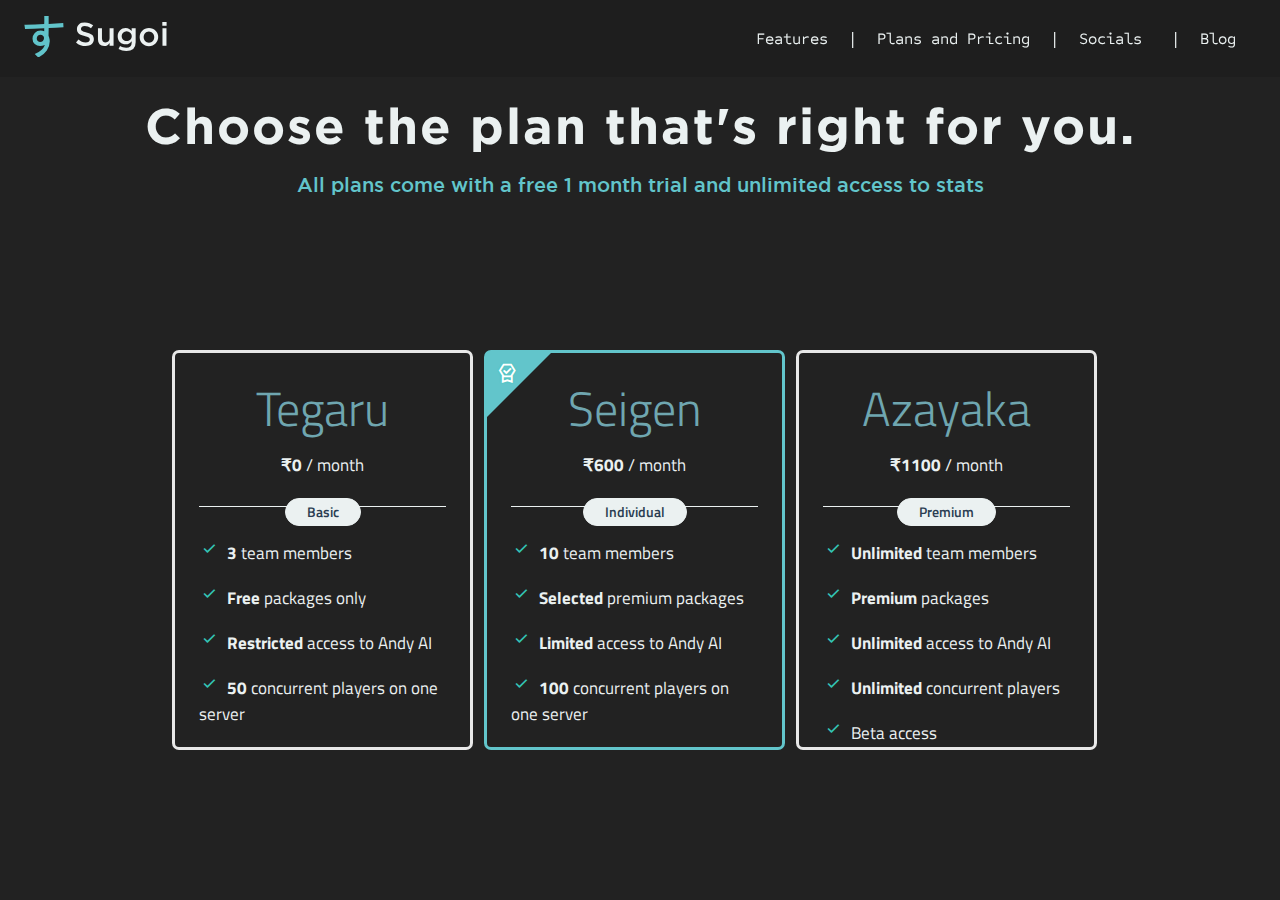
<file: plans.html>
<!DOCTYPE html>
<html lang="en">
<head>
    <meta charset="UTF-8">
    <meta name="viewport" content="width=device-width, initial-scale=1.0">
    <title>Sugoi | The World's Most Advanced Game Engine</title>
    <!-- Favicon -->
    <link rel="shortcut icon" type="image/x-icon" href="favicon.ico"/>
    <!-- Manifest -->
    <link rel="manifest" href="site.webmanifest">
    <!-- CSS -->
    <link rel="stylesheet" href="css/plans.css">
    <!-- Fonts -->
    <link rel="stylesheet" href="https://fonts.googleapis.com/css2?family=Material+Symbols+Outlined:opsz,wght,FILL,GRAD@20..48,100..700,0..1,-50..200" />

    
</head>
<body>
  <!-- Navbar -->
  <nav>
    <a href="index.html" class="logo">
      <div>
        <img src="img/LogoBig.svg" alt="Logo">
      </div>
    </a>
    <!-- Content -->
    <ul><li><a href="./index.html#features">Features</a></li>|<li><a href="plans.html">Plans and Pricing</a></li>|<div class="dropdown"><li><a class="dropdown-opener">Socials</a></li>
      <div class="dropdown-content">
      <a href="#"><img src="img/youtube.svg" height="22.5px">YouTube</a>
      <a href="#"><img src="img/instagram.svg" height="22.5px">Instagram</a>
      <a href="#"><img src="img/x-twitter.svg" height="22.5px">X</a>
    </div>
  </div>|<li><a href="blog.html">Blog</a></li></ul>
    <!-- Content End -->
</nav>
  <h1>Choose the plan that's right for you.</h1>
  <p class="subhead">All plans come with a free 1 month trial and unlimited access to stats</p>
    <!-- Packages -->
    <div class="wrapper">
        <div class="package">
          <div class="name">Tegaru</div>
          <div class="price">₹0</div>
          <div class="trial">Basic</div>
          <hr />
          <ul>
            <li>
              <strong>3</strong>
              team members
            </li>
            <li>
              <strong>Free</strong>
              packages only
            </li>
            <li>
              <strong>Restricted</strong>
              access to Andy AI
            </li>
            <li>
              <strong>50</strong>
              concurrent players on one server
            </li>
          </ul>
        </div>

        <div class="package brilliant">
          <div class="name">Seigen</div>
          <div class="price">₹600</div>
          <div class="trial">Individual</div>
          <hr />
          <ul>
            <li>
              <strong>10</strong>
              team members
            </li>
            <li>
              <strong>Selected</strong>
              premium packages
            </li>
            <li>
              <strong>Limited</strong>
              access to Andy AI
            </li>
            <li>
              <strong>100</strong>
              concurrent players on one server
            </li>
          </ul>
        </div>

        <div class="package ">
          <div class="name">Azayaka</div>
          <div class="price">₹1100</div>
          <div class="trial">Premium</div>
          <hr />
          <ul>
            <li>
              <strong>Unlimited</strong>
              team members
            </li>
            <li>
              <strong>Premium</strong>
              packages 
            </li>
            <li>
              <strong>Unlimited</strong>
              access to Andy AI
            </li>
            <li>
              <strong>Unlimited</strong>
              concurrent players
            </li>
            <li>
              Beta access
            </li>
          </ul>
        </div>
        
        
      </div>
</body>
</file>
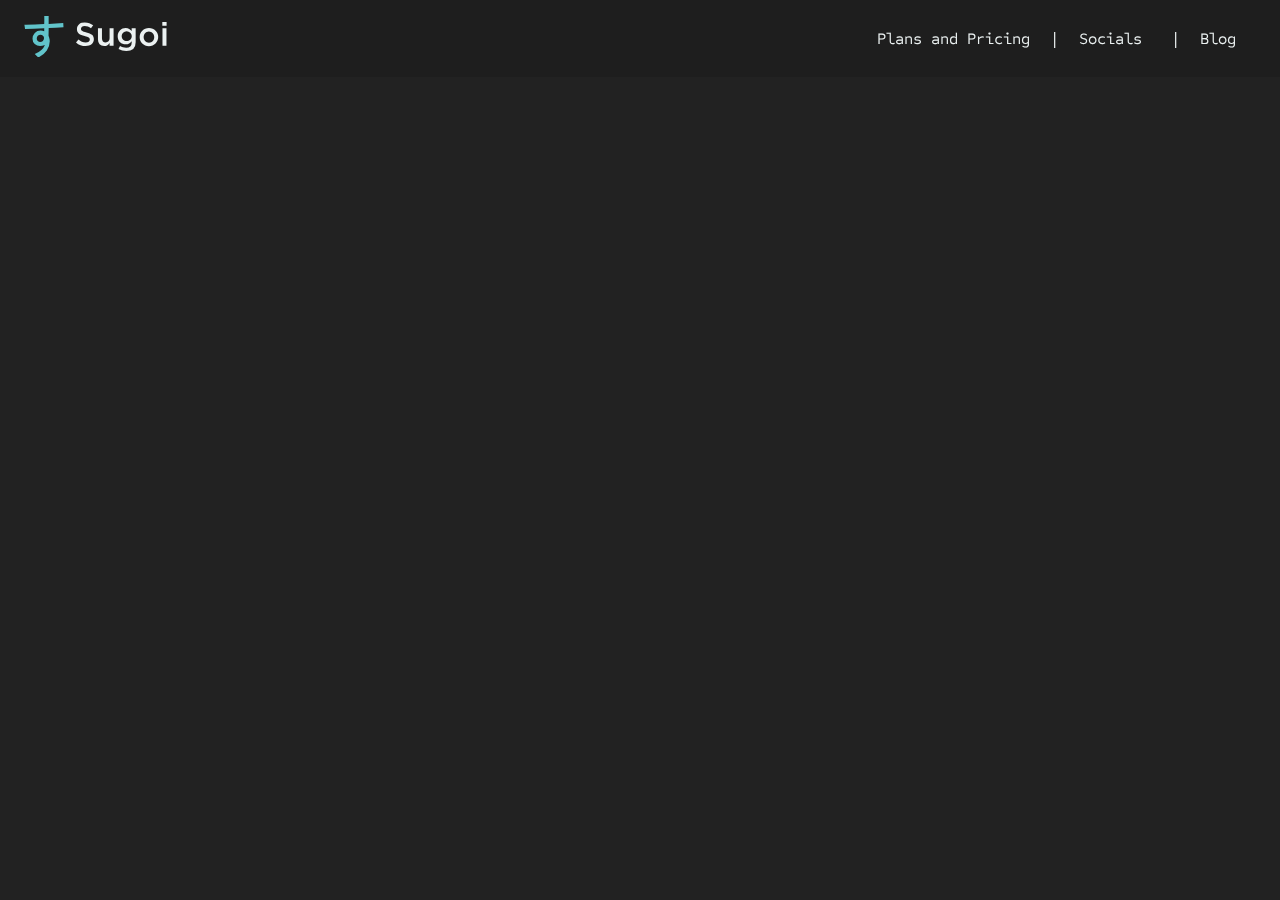
<file: poster.html>
<!DOCTYPE html>
<html lang="en">
<head>
    <meta charset="UTF-8">
    <meta name="viewport" content="width=device-width, initial-scale=1.0">
    <title>Sugoi | The World's Most Advanced Game Engine</title>
    <!-- Favicon -->
    <link rel="shortcut icon" type="image/x-icon" href="favicon.ico"/>
    <!-- Manifest -->
    <link rel="manifest" href="site.webmanifest">
    <!-- CSS -->
    <link rel="stylesheet" href="css/plans.css">
    <!-- Fonts -->
    <link rel="stylesheet" href="https://fonts.googleapis.com/css2?family=Material+Symbols+Outlined:opsz,wght,FILL,GRAD@20..48,100..700,0..1,-50..200" />

    
</head>
<body style="overflow-x: clip;">
  <!-- Navbar -->
  <nav>
    <a href="index.html" class="logo">
      <div>
        <img src="img/LogoBig.svg" alt="Logo">
      </div>
    </a>
    <!-- Content -->
    <ul><li><a href="plans.html">Plans and Pricing</a></li>|<div class="dropdown"><li><a class="dropdown-opener">Socials</a></li>
      <div class="dropdown-content">
      <a href="#"><img src="img/youtube.svg" height="22.5px">YouTube</a>
      <a href="#"><img src="img/instagram.svg" height="22.5px">Instagram</a>
      <a href="#"><img src="img/x-twitter.svg" height="22.5px">X</a>
    </div>
  </div>|<li><a href="#">Blog</a></li></ul>
    <!-- Content End -->
</nav>
    <!--?xml version="1.0" encoding="UTF-8" standalone="no"?-->
<!-- Created with Inkscape (http://www.inkscape.org/) -->

<svg width="100%" height="144.13314819335938" viewBox="0 0 502.70834 144.13315" version="1.1" id="svg5" xml:space="preserve" inkscape:version="1.4.2 (f4327f4, 2025-05-13)" sodipodi:docname="LogoBiggestStroke.svg" xmlns:inkscape="http://www.inkscape.org/namespaces/inkscape" xmlns:sodipodi="http://sodipodi.sourceforge.net/DTD/sodipodi-0.dtd" xmlns="http://www.w3.org/2000/svg" xmlns:svg="http://www.w3.org/2000/svg"><sodipodi:namedview id="namedview7" pagecolor="#ffffff" bordercolor="#cccccc" borderopacity="1" inkscape:showpageshadow="0" inkscape:pageopacity="1" inkscape:pagecheckerboard="0" inkscape:deskcolor="#d1d1d1" inkscape:document-units="mm" showgrid="false" inkscape:zoom="0.35812289" inkscape:cx="699.48056" inkscape:cy="194.06746" inkscape:window-width="1920" inkscape:window-height="991" inkscape:window-x="-9" inkscape:window-y="-9" inkscape:window-maximized="1" inkscape:current-layer="g7850"></sodipodi:namedview><defs id="defs2"></defs><g inkscape:label="Layer 1" inkscape:groupmode="layer" id="layer1"><g id="g7850" transform="translate(-55.596523,-83.618905)"><g aria-label="Sugoi" id="text456" style="font-size:23.2592px;font-family:Gotham;-inkscape-font-specification:Gotham;text-align:center;text-anchor:middle;fill:#ebf1f1;stroke-width:0.20572125;stroke-linecap:square;paint-order:markers stroke fill;stop-color:#000000;stroke:#ebf1f1;stroke-opacity:1;stroke-dasharray:none" transform="matrix(4.8609465,0,0,4.8609465,-208.77883,-323.69572)"><path d="m 95.841383,93.129733 q 0,-0.814072 0.697776,-1.372292 0.697776,-0.58148 1.953773,-0.58148 1.116441,0 2.209628,0.441924 1.09318,0.418666 2.20962,1.232738 l 1.53511,-2.163105 q -1.256,-1.000146 -2.69807,-1.511848 -1.41881,-0.534962 -3.20977,-0.534962 -1.209478,0 -2.232883,0.348888 -1.023405,0.325629 -1.767699,0.953627 -0.721035,0.627999 -1.139701,1.511848 -0.418665,0.86059 -0.418665,1.930514 0,1.1397 0.348888,1.930513 0.372147,0.790813 1.046664,1.349034 0.697776,0.55822 1.697921,0.930368 1.023405,0.372147 2.32592,0.674516 1.139701,0.279111 1.837475,0.534962 0.72104,0.255851 1.11644,0.558221 0.41867,0.27911 0.55822,0.627998 0.16282,0.348893 0.16282,0.790813 0,0.95363 -0.79081,1.51185 -0.76756,0.55822 -2.093332,0.55822 -1.535107,0 -2.744586,-0.53496 -1.209478,-0.55822 -2.395697,-1.58163 l -1.721181,2.04681 q 1.46533,1.32578 3.18651,1.97703 1.721181,0.628 3.605176,0.628 1.27926,0 2.34918,-0.32563 1.06992,-0.32563 1.83748,-0.95362 0.76755,-0.628 1.18622,-1.53511 0.44192,-0.90711 0.44192,-2.07007 0,-1.023405 -0.34889,-1.7677 -0.32563,-0.767553 -0.97688,-1.325774 -0.65126,-0.58148 -1.65141,-0.976886 -0.97688,-0.395407 -2.25614,-0.721035 -1.16296,-0.279111 -1.930513,-0.534962 -0.744295,-0.255851 -1.18622,-0.558221 -0.418665,-0.302369 -0.581479,-0.651257 -0.162815,-0.348888 -0.162815,-0.837332 z" id="path7870" style="stroke: rgb(235, 241, 241); stroke-opacity: 1; stroke-width: 0.205721;" class="svg-elem-1"></path><path d="m 116.05361,99.805124 q 0,1.442066 -0.76755,2.256146 -0.76755,0.79081 -2.00029,0.79081 -1.256,0 -1.95377,-0.76755 -0.67452,-0.79082 -0.67452,-2.232888 v -6.97776 h -2.81436 v 7.815088 q 0,2.16311 1.1397,3.44236 1.1397,1.27926 3.23302,1.27926 1.41882,0 2.32592,-0.628 0.90711,-0.65126 1.51185,-1.5351 v 1.90725 h 2.81437 V 92.873882 h -2.81437 z" id="path7872" style="stroke: rgb(235, 241, 241); stroke-opacity: 1; stroke-width: 0.205721;" class="svg-elem-2"></path><path d="m 134.47492,102.64275 v -9.768868 h -2.81437 v 1.837477 q -0.72103,-0.86059 -1.74444,-1.46533 -1.00014,-0.627998 -2.55851,-0.627998 -1.06992,0 -2.09333,0.395406 -1.00014,0.395407 -1.79095,1.139701 -0.76756,0.744295 -1.23274,1.814218 -0.46519,1.069923 -0.46519,2.442216 0,1.372292 0.46519,2.442218 0.46518,1.06992 1.23274,1.81422 0.79081,0.74429 1.79095,1.1397 1.00015,0.37214 2.09333,0.37214 1.51185,0 2.53525,-0.628 1.02341,-0.62799 1.79096,-1.62814 v 0.95363 q 0,1.86073 -1.00014,2.81436 -1.00015,0.95363 -2.88414,0.95363 -1.256,0 -2.32592,-0.34889 -1.06993,-0.34889 -2.04681,-0.95363 l -1.04667,2.11659 q 2.41896,1.46533 5.48917,1.46533 3.16326,0 4.88444,-1.51185 1.72118,-1.51185 1.72118,-4.76813 z m -2.76785,-4.233178 q 0,0.767553 -0.30237,1.395552 -0.27911,0.604736 -0.76755,1.069926 -0.48844,0.44192 -1.16296,0.69777 -0.65126,0.23259 -1.37229,0.23259 -0.72104,0 -1.3723,-0.23259 -0.62799,-0.25585 -1.09318,-0.69777 -0.46518,-0.46519 -0.74429,-1.093186 -0.27911,-0.627998 -0.27911,-1.395552 0,-0.767553 0.25585,-1.395552 0.27911,-0.627998 0.74429,-1.069923 0.48845,-0.441924 1.11644,-0.674516 0.628,-0.255852 1.3723,-0.255852 0.72103,0 1.37229,0.255852 0.67452,0.232592 1.16296,0.674516 0.48844,0.441925 0.76755,1.093183 0.30237,0.627998 0.30237,1.395552 z" id="path7874" style="stroke: rgb(235, 241, 241); stroke-opacity: 1; stroke-width: 0.205721;" class="svg-elem-3"></path><path d="m 150.40747,99.014311 q 0,-1.325775 -0.48844,-2.488735 -0.48845,-1.162959 -1.3723,-2.02355 -0.86059,-0.883849 -2.07007,-1.372293 -1.18622,-0.511702 -2.60503,-0.511702 -1.41881,0 -2.62829,0.511702 -1.18621,0.511703 -2.07006,1.395552 -0.86059,0.860591 -1.3723,2.04681 -0.48844,1.16296 -0.48844,2.488734 0,1.325771 0.48844,2.488731 0.48845,1.1397 1.34904,2.02355 0.88385,0.86059 2.07007,1.3723 1.20947,0.48844 2.60503,0.48844 1.41881,0 2.62828,-0.5117 1.20948,-0.5117 2.07007,-1.3723 0.88385,-0.88384 1.3723,-2.0468 0.5117,-1.16296 0.5117,-2.488739 z m -2.81436,0.04652 q 0,0.814072 -0.25586,1.535109 -0.25585,0.69777 -0.74429,1.23273 -0.48844,0.53497 -1.18622,0.86059 -0.67452,0.30237 -1.53511,0.30237 -0.81407,0 -1.51184,-0.30237 -0.67452,-0.32562 -1.18622,-0.86059 -0.48845,-0.53496 -0.76756,-1.25599 -0.27911,-0.744295 -0.27911,-1.558367 0,-0.814072 0.25585,-1.511848 0.25586,-0.721035 0.7443,-1.255997 0.48844,-0.534961 1.16296,-0.837331 0.69777,-0.325629 1.53511,-0.325629 0.83733,0 1.51184,0.325629 0.69778,0.30237 1.18622,0.86059 0.5117,0.534962 0.79082,1.255997 0.27911,0.721035 0.27911,1.535107 z" id="path7876" style="stroke: rgb(235, 241, 241); stroke-opacity: 1; stroke-width: 0.205721;" class="svg-elem-4"></path><path d="m 156.33856,90.989887 v -2.674808 h -3.0237 v 2.674808 z m -0.093,14.164853 V 92.873882 h -2.81436 v 12.280858 z" id="path7878" style="stroke: rgb(235, 241, 241); stroke-opacity: 1; stroke-width: 0.205721;" class="svg-elem-5"></path></g><g aria-label="す" id="text3451" style="font-size:34.1732px;font-family:Gotham;-inkscape-font-specification:Gotham;text-align:center;text-anchor:middle;fill:#61c4ca;stroke-width:0.20572125;stroke-linecap:square;paint-order:markers stroke fill;stop-color:#000000;stroke:#61c4ca;stroke-opacity:1;stroke-dasharray:none" transform="matrix(4.8609465,0,0,4.8609465,-208.77883,-323.69572)"><path d="M 83.470036,92.153029 Q 77.41297,92.53681 73.024517,92.636927 l -0.116803,5.406307 0.43384,1.284832 q 0.433839,1.485064 0.433839,2.653094 0,3.38729 -2.102452,6.47422 -2.102453,3.08693 -6.007008,4.98915 l -2.486234,-2.41949 q 5.606541,-2.41948 7.175037,-6.42416 -1.902219,0.81762 -3.454029,0.81762 -2.169197,0 -3.75438,-1.435 -1.568496,-1.4517 -1.568496,-3.75438 0,-2.269317 1.601868,-4.021361 1.601869,-1.752044 4.154847,-1.752044 1.384949,0 2.50292,0.500584 0.03337,-0.450525 0.03337,-2.152511 -8.126146,0.383781 -13.565825,0.483898 l -0.450526,-3.003504 q 6.924745,0.05006 13.982979,-0.417153 0.08343,-1.451693 0.08343,-3.337226 0,-1.418322 -0.05006,-2.736526 h 3.120307 v 5.940263 q 4.838978,-0.150175 10.31203,-0.617387 z m -13.732687,7.59219 q 0,-1.067912 -0.73419,-1.718671 -0.717503,-0.667446 -1.785416,-0.667446 -1.134657,0 -1.885533,0.767563 -0.750876,0.767562 -0.750876,1.902215 0,1.10129 0.717504,1.81879 0.73419,0.71751 1.685299,0.71751 1.151343,0 1.952278,-0.81762 0.800934,-0.81763 0.800934,-2.002341 z" style="font-weight: bold; stroke: rgb(97, 196, 202); stroke-opacity: 1; stroke-width: 0.205721;" id="path7881" class="svg-elem-6"></path></g></g></g></svg>


  <style>
    /***************************************************
 * Generated by SVG Artista on 2/6/2026, 10:03:06 PM
 * MIT license (https://opensource.org/licenses/MIT)
 * W. https://svgartista.net
 **************************************************/

svg .svg-elem-1 {
  stroke-dashoffset: 81.80304718017578px;
  stroke-dasharray: 81.80304718017578px;
  fill: transparent;
  -webkit-transition: stroke-dashoffset 1s cubic-bezier(0.47, 0, 0.745, 0.715) 0s,
                        fill 0.7s cubic-bezier(0.47, 0, 0.745, 0.715) 0.8s;
          transition: stroke-dashoffset 1s cubic-bezier(0.47, 0, 0.745, 0.715) 0s,
                fill 0.7s cubic-bezier(0.47, 0, 0.745, 0.715) 0.8s;
}

svg.active .svg-elem-1 {
  stroke-dashoffset: 0;
  fill: rgb(235, 241, 241);
}

svg .svg-elem-2 {
  stroke-dashoffset: 67.46945190429688px;
  stroke-dasharray: 67.46945190429688px;
  fill: transparent;
  -webkit-transition: stroke-dashoffset 1s cubic-bezier(0.47, 0, 0.745, 0.715) 0.12s,
                        fill 0.7s cubic-bezier(0.47, 0, 0.745, 0.715) 0.9s;
          transition: stroke-dashoffset 1s cubic-bezier(0.47, 0, 0.745, 0.715) 0.12s,
                fill 0.7s cubic-bezier(0.47, 0, 0.745, 0.715) 0.9s;
}

svg.active .svg-elem-2 {
  stroke-dashoffset: 0;
  fill: rgb(235, 241, 241);
}

svg .svg-elem-3 {
  stroke-dashoffset: 96.7674789428711px;
  stroke-dasharray: 96.7674789428711px;
  fill: transparent;
  -webkit-transition: stroke-dashoffset 1s cubic-bezier(0.47, 0, 0.745, 0.715) 0.24s,
                        fill 0.7s cubic-bezier(0.47, 0, 0.745, 0.715) 1s;
          transition: stroke-dashoffset 1s cubic-bezier(0.47, 0, 0.745, 0.715) 0.24s,
                fill 0.7s cubic-bezier(0.47, 0, 0.745, 0.715) 1s;
}

svg.active .svg-elem-3 {
  stroke-dashoffset: 0;
  fill: rgb(235, 241, 241);
}

svg .svg-elem-4 {
  stroke-dashoffset: 67.12937927246094px;
  stroke-dasharray: 67.12937927246094px;
  fill: transparent;
  -webkit-transition: stroke-dashoffset 1s cubic-bezier(0.47, 0, 0.745, 0.715) 0.36s,
                        fill 0.7s cubic-bezier(0.47, 0, 0.745, 0.715) 1.1s;
          transition: stroke-dashoffset 1s cubic-bezier(0.47, 0, 0.745, 0.715) 0.36s,
                fill 0.7s cubic-bezier(0.47, 0, 0.745, 0.715) 1.1s;
}

svg.active .svg-elem-4 {
  stroke-dashoffset: 0;
  fill: rgb(235, 241, 241);
}

svg .svg-elem-5 {
  stroke-dashoffset: 43.58744812011719px;
  stroke-dasharray: 43.58744812011719px;
  fill: transparent;
  -webkit-transition: stroke-dashoffset 1s cubic-bezier(0.47, 0, 0.745, 0.715) 0.48s,
                        fill 0.7s cubic-bezier(0.47, 0, 0.745, 0.715) 1.2000000000000002s;
          transition: stroke-dashoffset 1s cubic-bezier(0.47, 0, 0.745, 0.715) 0.48s,
                fill 0.7s cubic-bezier(0.47, 0, 0.745, 0.715) 1.2000000000000002s;
}

svg.active .svg-elem-5 {
  stroke-dashoffset: 0;
  fill: rgb(235, 241, 241);
}

svg .svg-elem-6 {
  stroke-dashoffset: 151.26072692871094px;
  stroke-dasharray: 151.26072692871094px;
  fill: transparent;
  -webkit-transition: stroke-dashoffset 1s cubic-bezier(0.47, 0, 0.745, 0.715) 0.6s,
                        fill 0.7s cubic-bezier(0.47, 0, 0.745, 0.715) 1.3s;
          transition: stroke-dashoffset 1s cubic-bezier(0.47, 0, 0.745, 0.715) 0.6s,
                fill 0.7s cubic-bezier(0.47, 0, 0.745, 0.715) 1.3s;
}

svg.active .svg-elem-6 {
  stroke-dashoffset: 0;
  fill: rgb(97, 196, 202);
}

  </style>
</body>
</file>
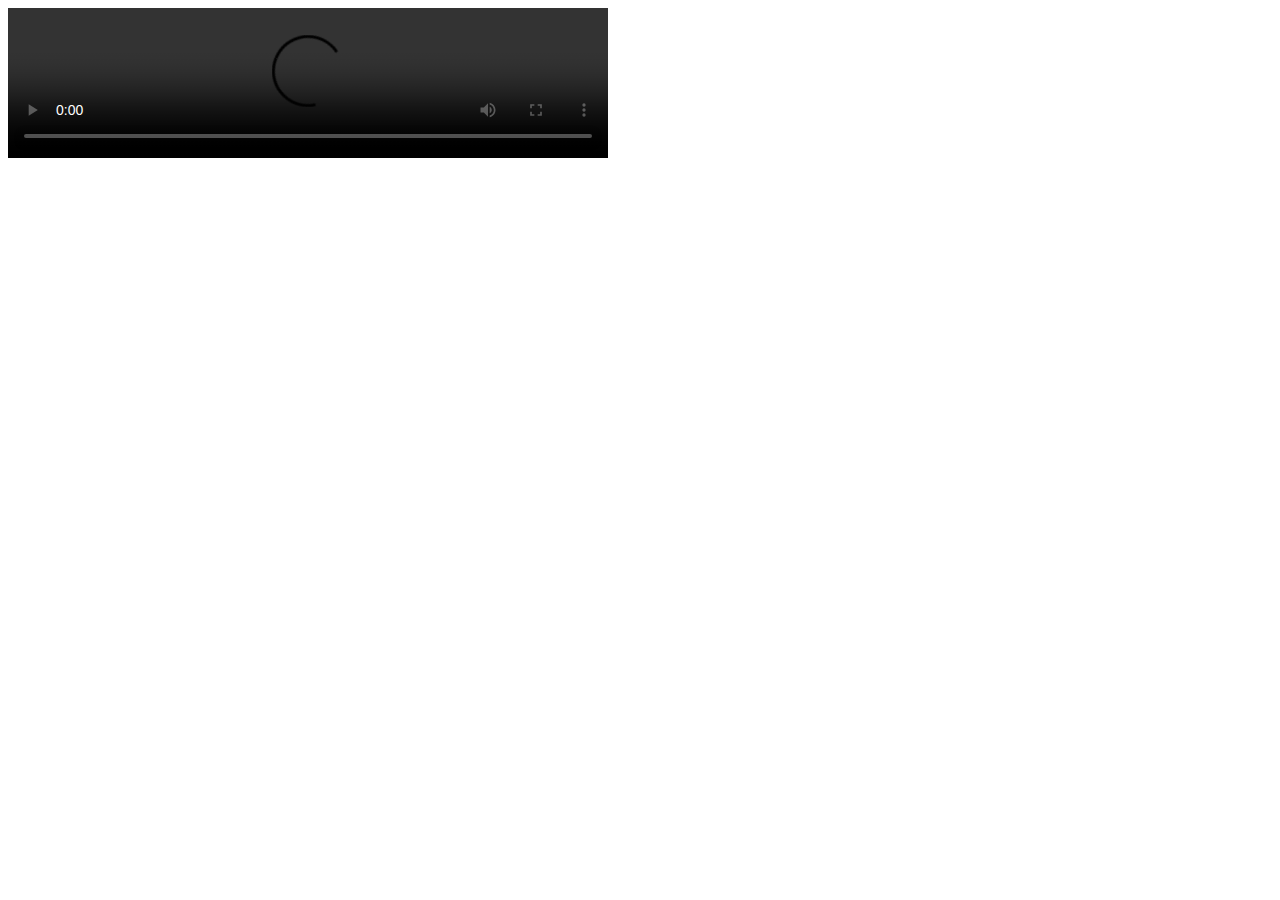
<file: test.html>
<!DOCTYPE html>
<html>
<body>
  <video controls style="width:600px">
    <source src="https://github.com/thedarklord28/sugoi-landing-page/releases/download/v1.0.0/AI.mp4"
            type="video/mp4">
  </video>
</body>
</html>
</file>
<file: css/plans.css>
@import url('https://fonts.googleapis.com/css2?family=Montserrat&family=Sometype+Mono&family=Titillium+Web&display=swap');
@font-face {
    font-family: 'Gotham';
    src: url('../fonts/GothamMedium.ttf') format('truetype');
    font-weight: bold;
    font-style: normal;
}

@font-face {
    font-family: 'Gotham Bold';
    src: url('../fonts/Gotham-Bold.otf') format('opentype');
    font-weight: bold;
    font-style: normal;
}

:root {
    --primary-color: #ebf1f1;
    --secondary-color: #6fa6b0;
    --thrice-color: #2b3e52;
    --quad-color: #62c5cb;
}

* {
    margin: 0;
    padding: 0;
    box-sizing: border-box;
    scroll-behavior: smooth;


}

::-webkit-scrollbar { 
    display:none 
}

body {
    background-color: #222222 !important;
    color: var(--primary-color);
}
nav {
    background: rgba(0, 0, 0, 0.1);
    display: flex;
    justify-content: space-between;
    align-items: center;
    padding: 1rem 1.5rem;
    position: sticky;
    top: 0;
    left: 0;
    z-index: 10000000000000000000000000000000;
    backdrop-filter: blur(10px) !important;

}


nav ul {
    list-style-type: none;
    margin: 0;
    padding: 0;
    font-family: 'Sometype Mono';
    

}

nav li { 
    margin-left: 20px;
    margin-right: 20px;
    display: inline;

}

nav ul div {
    display: inline;
    

}

.dropdown-opener {
    overflow: hidden;
    padding-bottom: 30px;
    width: 100%;
    cursor: pointer;
}

.dropdown-content {
    position: absolute;
    display: block;
    position: fixed;
    background-color: #1f1f1f;
    width: 100%; 
    margin-top: -200px;

}

.dropdown-content a {
    float: none;
    color: var(--primary-color);
    padding: 12px 16px;
    text-decoration: none;
    display: block;
    text-align: left;

}

.dropdown-content img {
    vertical-align: middle;
    padding-right: 10px;
}

/* Show the dropdown menu on hover */
.dropdown:hover .dropdown-content {
    display: block;
    margin-top: 28px;   
  }

a {
    text-decoration: none  !important;
    color: var(--primary-color);
    transition: 200ms ease-in-out;
}

nav ul a:hover {
    color: var(--secondary-color);
    transition: 200ms ease-in-out;
}
h1 {
    display: block;
    text-align: center;
    margin-top: 20px;
    margin-bottom: 20px;
    font-size: 50px;
    font-family: 'Gotham Bold';
    letter-spacing: 2px;
}
.subhead {
    display: block;
    text-align: center;
    margin-top: 20px;
    margin-bottom: 20px;
    font-size: 20px;
    font-family: 'Gotham';
    color: var(--quad-color);
}

.wrapper {
    position: absolute;
    top: 50%;
    left: 50%;
    margin: -100px 0 0 -468px;
    font-family: 'Titillium Web', sans-serif;
    font-weight: 400;
    color: var(--primary-color);
    font-size: 17px;
}

.package {
    box-sizing: border-box;
    width: 301px;
    height: 400px;
    border: 3px solid #e8e8e8;
    border-radius: 7px;
    padding: 24px;
    text-align: center;
    float: left;
    transition: margin-top 350ms ease-in-out;
    position: relative;
    margin-right: 11px;
}
.package:hover {
    margin-top: -30px;
    transition: margin-top 350ms ease-in-out;
}
.name {
    color:var(--secondary-color);
    font-weight: 300;
    font-size: 3rem;
    margin-top: -5px;
}
.price {
    margin-top: 7px;
    font-weight: bold;
}
.price::after {
    content: " / month";
    font-weight: normal;
}
hr {
    background-color: var(--primary-color);
    border: none;
    height: 1px;
}
.trial {
    font-size: 0.9rem;
    font-weight: 600;
    padding: 2px 21px 2px 21px;
    color: var(--thrice-color);
    border: 1px solid var(--primary-color);
    display: inline-block;
    border-radius: 15px;
    background-color: var(--primary-color);
    position: relative;
    bottom: -20px;
}
ul {
    list-style: none;
    padding: 0;
    text-align: left;
    margin-top: 29px;
}
li {
    margin-bottom: 15px;
}
li:before {
    font-size: 1.3rem;
    color: #33c4b6;
    margin-right: 3px;
}
 .wrapper li:before {
    font-family: "Material Symbols Outlined";
    content: "\e876";
    display: inline;
}

.brilliant::after, .checkIcon {
    font-family: "Material Symbols Outlined";
    content: "\f528";
}

.brilliant {
    border-color: var(--quad-color);
}
.brilliant::before {
    width: 0;
    height: 0;
    border-style: solid;
    border-width: 64px 64px 0 0;
    border-color: var(--quad-color) transparent transparent transparent;
    position: absolute;
    left: 0;
    top: 0;
    content: "";
}
.brilliant::after {
    color: white;
    position: absolute;
    left: 9px;
    top: 6px;
    text-shadow: 0 0 2px #37c5b6;
    font-size: 1.4rem;
}
</file>
